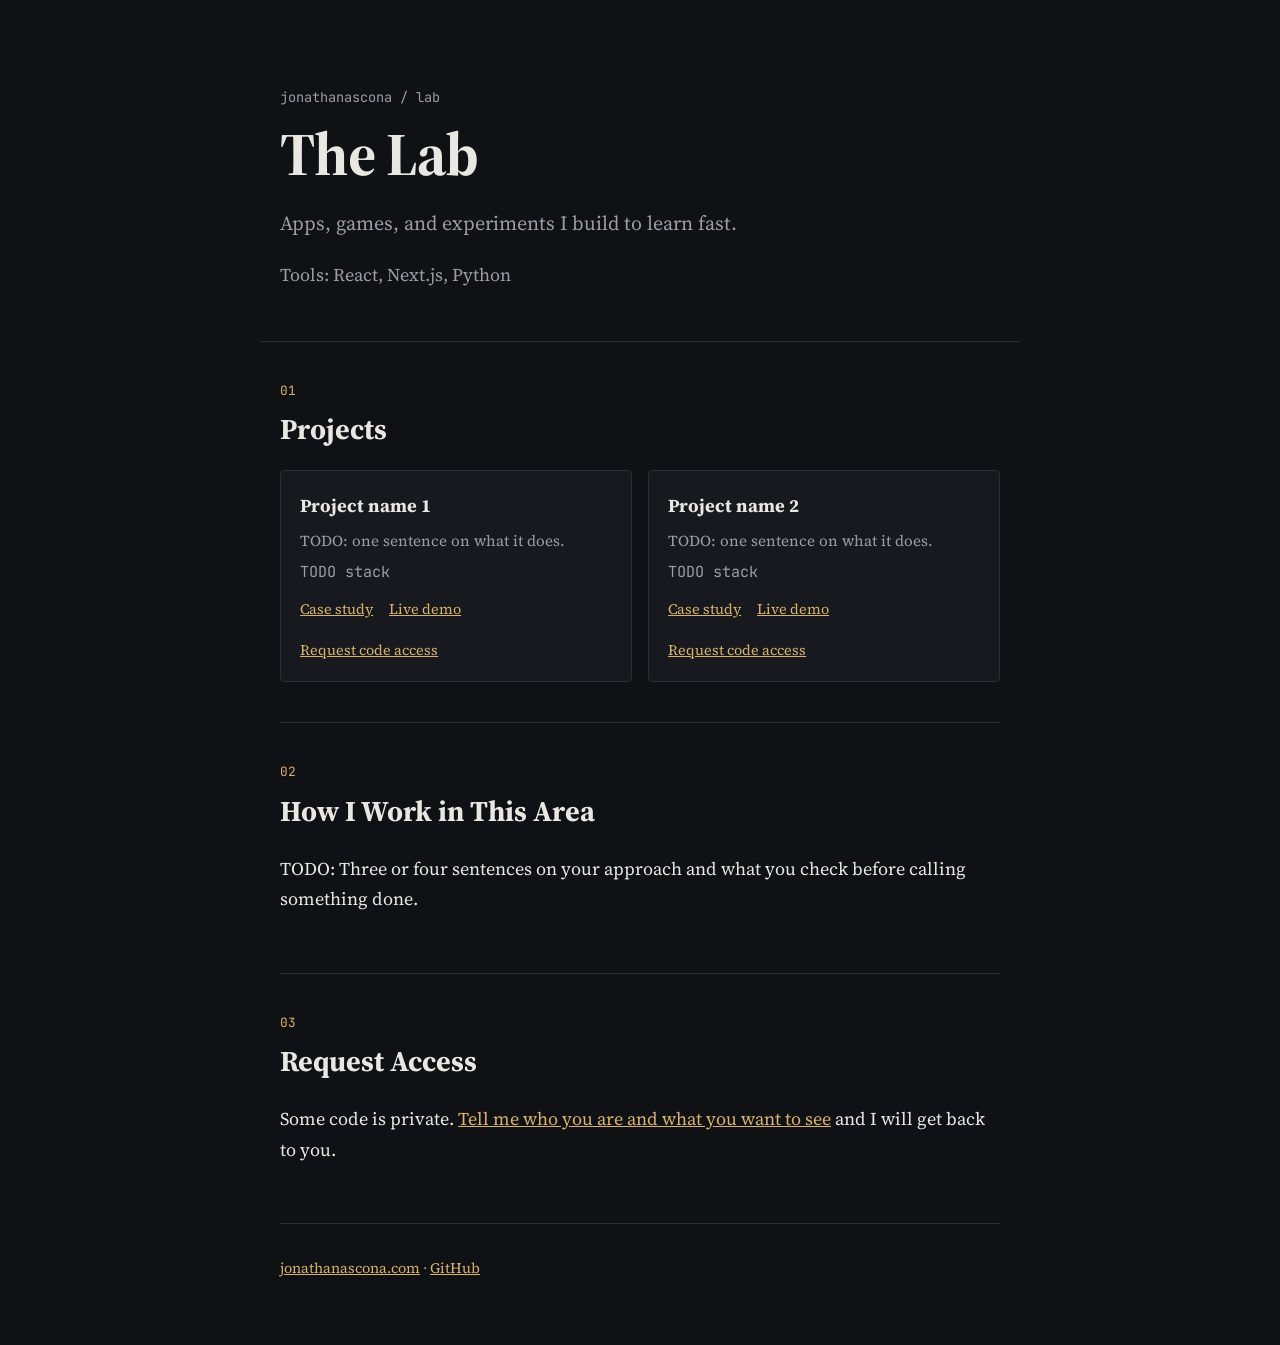
<file: index.html>
<!doctype html><html lang="en"><head><meta charset="utf-8"><meta name="viewport" content="width=device-width,initial-scale=1">
<title>The Lab | Jonathan Ascona</title><meta name="description" content="Apps, games, and experiments I build to learn fast.">
<link rel="preconnect" href="https://fonts.googleapis.com"><link rel="preconnect" href="https://fonts.gstatic.com" crossorigin>
<link href="https://fonts.googleapis.com/css2?family=JetBrains+Mono:wght@400;600&family=Source+Serif+4:ital,wght@0,400;0,600;0,700;1,400&display=swap" rel="stylesheet">
<link rel="stylesheet" href="assets/style.css"></head><body><header><p class="mono meta">jonathanascona / lab</p><h1>The Lab</h1><p class="lede">Apps, games, and experiments I build to learn fast.</p><p class="meta">Tools: React, Next.js, Python</p></header><main><section id="projects"><h2>Projects</h2><div class="grid"><article class="card"><h3>Project name 1</h3><p>TODO: one sentence on what it does.</p><p class="mono">TODO stack</p><div class="links"><a href="projects/project-1.html">Case study</a><a href="#">Live demo</a><a href="https://github.com/jonathanascona/lab/issues/new?template=request-access.yml">Request code access</a></div></article><article class="card"><h3>Project name 2</h3><p>TODO: one sentence on what it does.</p><p class="mono">TODO stack</p><div class="links"><a href="projects/project-2.html">Case study</a><a href="#">Live demo</a><a href="https://github.com/jonathanascona/lab/issues/new?template=request-access.yml">Request code access</a></div></article></div></section><section id="approach"><h2>How I Work in This Area</h2><p>TODO: Three or four sentences on your approach and what you check before calling something done.</p></section><section id="access"><h2>Request Access</h2><p>Some code is private. <a href="https://github.com/jonathanascona/lab/issues/new?template=request-access.yml">Tell me who you are and what you want to see</a> and I will get back to you.</p></section></main><footer><a href="https://www.jonathanascona.com">jonathanascona.com</a> &middot; <a href="https://github.com/jonathanascona">GitHub</a></footer></body></html>
</file>
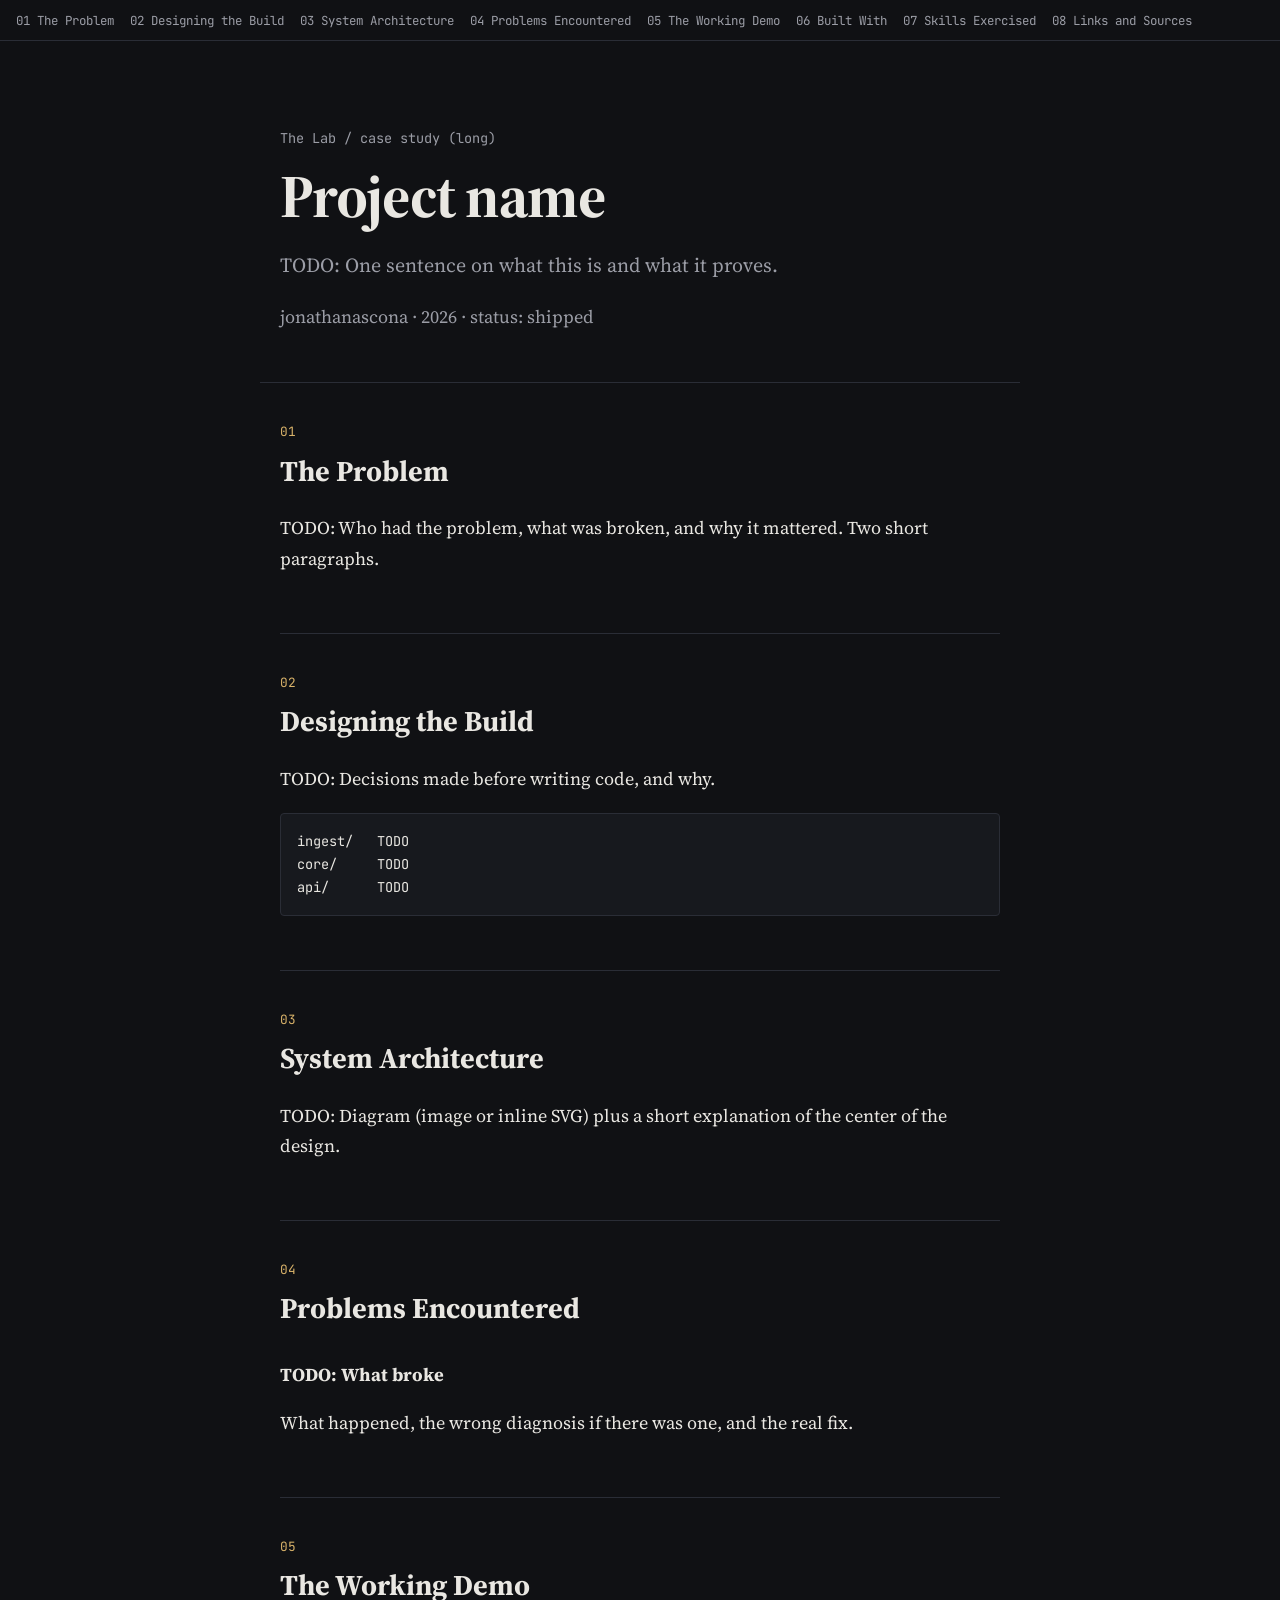
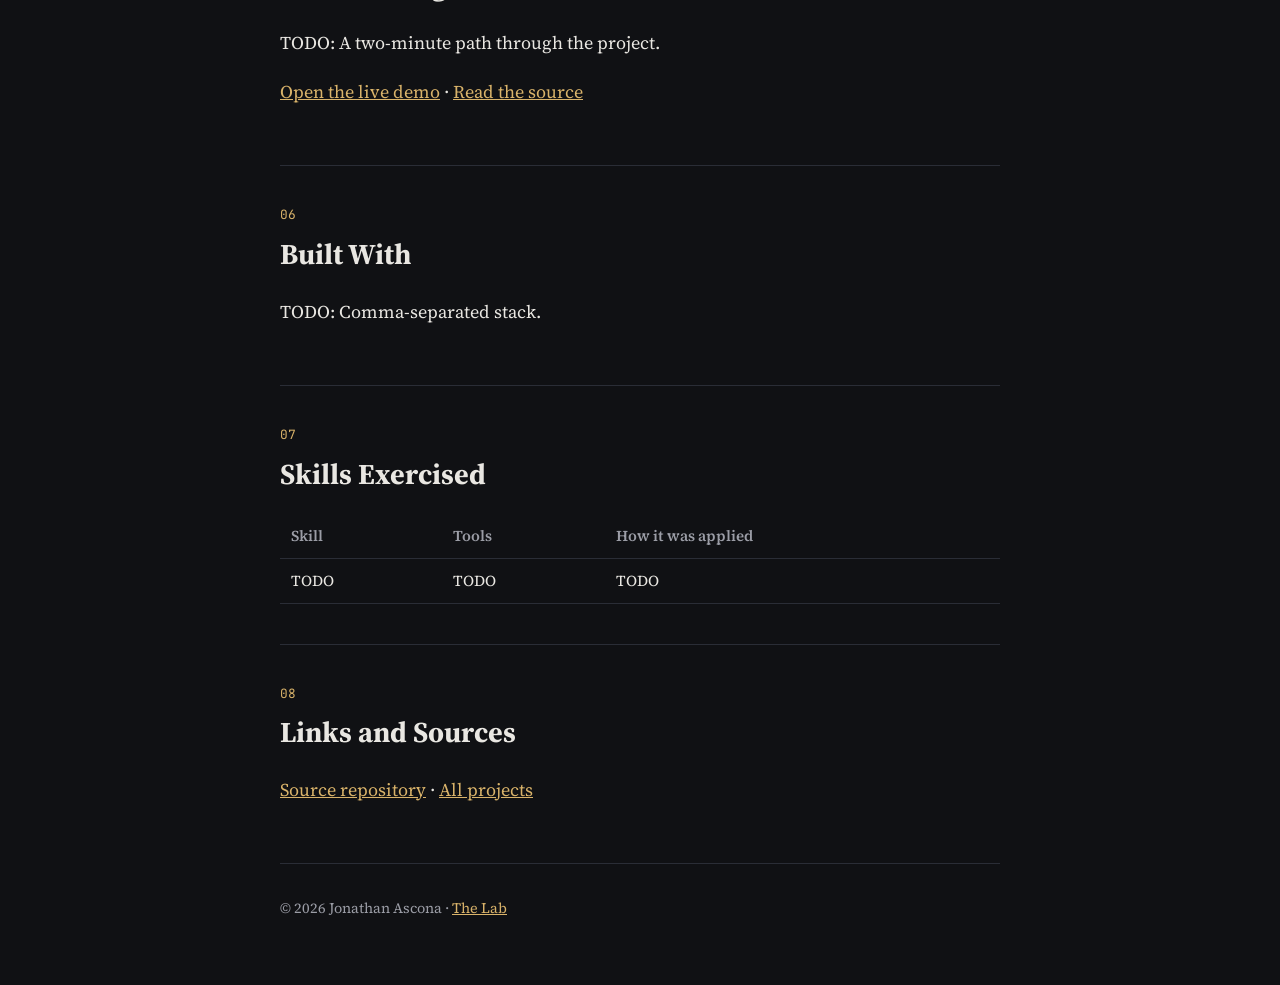
<file: projects/_template-long.html>
<!doctype html><html lang="en"><head><meta charset="utf-8"><meta name="viewport" content="width=device-width,initial-scale=1">
<title>Project name | The Lab</title><meta name="description" content="TODO one-line summary">
<link rel="preconnect" href="https://fonts.googleapis.com"><link rel="preconnect" href="https://fonts.gstatic.com" crossorigin>
<link href="https://fonts.googleapis.com/css2?family=JetBrains+Mono:wght@400;600&family=Source+Serif+4:ital,wght@0,400;0,600;0,700;1,400&display=swap" rel="stylesheet">
<link rel="stylesheet" href="../assets/style.css"></head><body><nav id="nav"></nav><header><p class="mono meta">The Lab / case study (long)</p><h1>Project name</h1><p class="lede">TODO: One sentence on what this is and what it proves.</p><p class="meta">jonathanascona &middot; 2026 &middot; status: shipped</p></header><main><section id="problem"><h2>The Problem</h2>
<p>TODO: Who had the problem, what was broken, and why it mattered. Two short paragraphs.</p>
</section>
<section id="design"><h2>Designing the Build</h2>
<p>TODO: Decisions made before writing code, and why.</p>
<pre><code>ingest/   TODO
core/     TODO
api/      TODO</code></pre>
</section>
<section id="architecture"><h2>System Architecture</h2>
<p>TODO: Diagram (image or inline SVG) plus a short explanation of the center of the design.</p>
</section>
<section id="problems"><h2>Problems Encountered</h2>
<h3>TODO: What broke</h3><p>What happened, the wrong diagnosis if there was one, and the real fix.</p>
</section>
<section id="demo"><h2>The Working Demo</h2>
<p>TODO: A two-minute path through the project.</p>
<p><a href="#">Open the live demo</a> &middot; <a href="#">Read the source</a></p>
</section>
<section id="built-with"><h2>Built With</h2>
<p>TODO: Comma-separated stack.</p>
</section>
<section id="skills"><h2>Skills Exercised</h2>
<div class="tw"><table><tr><th>Skill</th><th>Tools</th><th>How it was applied</th></tr><tr><td>TODO</td><td>TODO</td><td>TODO</td></tr></table></div>
</section>
<section id="links"><h2>Links and Sources</h2>
<p><a href="#">Source repository</a> &middot; <a href="../">All projects</a></p>
</section>
</main><footer>&copy; 2026 Jonathan Ascona &middot; <a href="../index.html">The Lab</a></footer><script>const n=document.getElementById('nav');document.querySelectorAll('main section').forEach((s,i)=>{const a=document.createElement('a');a.href='#'+s.id;a.textContent=String(i+1).padStart(2,'0')+' '+s.querySelector('h2').textContent;n.appendChild(a)})</script></body></html>
</file>
<file: assets/style.css>
:root{--bg:#101114;--panel:#17191e;--line:#2a2d36;--text:#e9e7e2;--muted:#9b9da6;--accent:#d9b36a}
*{box-sizing:border-box}html{scroll-behavior:smooth}
body{margin:0;background:var(--bg);color:var(--text);font:18px/1.7 'Source Serif 4',Georgia,serif}
a{color:var(--accent)}a:focus-visible,button:focus-visible{outline:2px solid var(--accent);outline-offset:3px}
code,pre,.mono{font-family:'JetBrains Mono',ui-monospace,monospace;font-size:.85rem}
nav{position:sticky;top:0;background:var(--bg);border-bottom:1px solid var(--line);padding:.6rem 1rem;display:flex;gap:1rem;overflow-x:auto;white-space:nowrap;z-index:5}
nav a{color:var(--muted);text-decoration:none;font-family:'JetBrains Mono',monospace;font-size:.78rem}nav a:hover{color:var(--text)}
main,header,footer{max-width:760px;margin:0 auto;padding:0 1.25rem}
header{padding-top:4.5rem;padding-bottom:2rem;border-bottom:1px solid var(--line)}
h1{font-size:clamp(2.4rem,7vw,3.8rem);line-height:1.05;margin:.3rem 0 1rem;letter-spacing:-.02em}
.lede{font-size:1.25rem;color:var(--muted);max-width:34rem}
.meta{color:var(--muted)}
main{counter-reset:s}section{padding:2.5rem 0;border-bottom:1px solid var(--line);counter-increment:s}
h2{font-size:1.8rem;margin:0 0 1rem}h2::before{content:counter(s,decimal-leading-zero);display:block;font:.8rem 'JetBrains Mono',monospace;color:var(--accent);margin-bottom:.4rem}
h3{font-size:1.15rem;margin:1.6rem 0 .4rem}
pre{background:var(--panel);border:1px solid var(--line);padding:1rem;overflow-x:auto;border-radius:4px}
.tw{overflow-x:auto}table{border-collapse:collapse;width:100%;font-size:.95rem}th,td{text-align:left;padding:.55rem .7rem;border-bottom:1px solid var(--line);vertical-align:top}th{color:var(--muted);font-weight:600}
figure{margin:1.5rem 0}img{max-width:100%;border:1px solid var(--line);border-radius:4px}figcaption{color:var(--muted);font-size:.9rem;margin-top:.4rem}
.grid{display:grid;grid-template-columns:repeat(auto-fit,minmax(260px,1fr));gap:1rem;margin-top:1rem}
.card{background:var(--panel);border:1px solid var(--line);border-radius:4px;padding:1.2rem}.card h3{margin:0 0 .4rem}.card p{margin:.3rem 0;font-size:.95rem;color:var(--muted)}
.card .links{margin-top:.8rem;display:flex;gap:1rem;flex-wrap:wrap;font-size:.9rem}
footer{padding:2rem 1.25rem 4rem;color:var(--muted);font-size:.9rem}
@media(prefers-reduced-motion:reduce){html{scroll-behavior:auto}}
</file>
